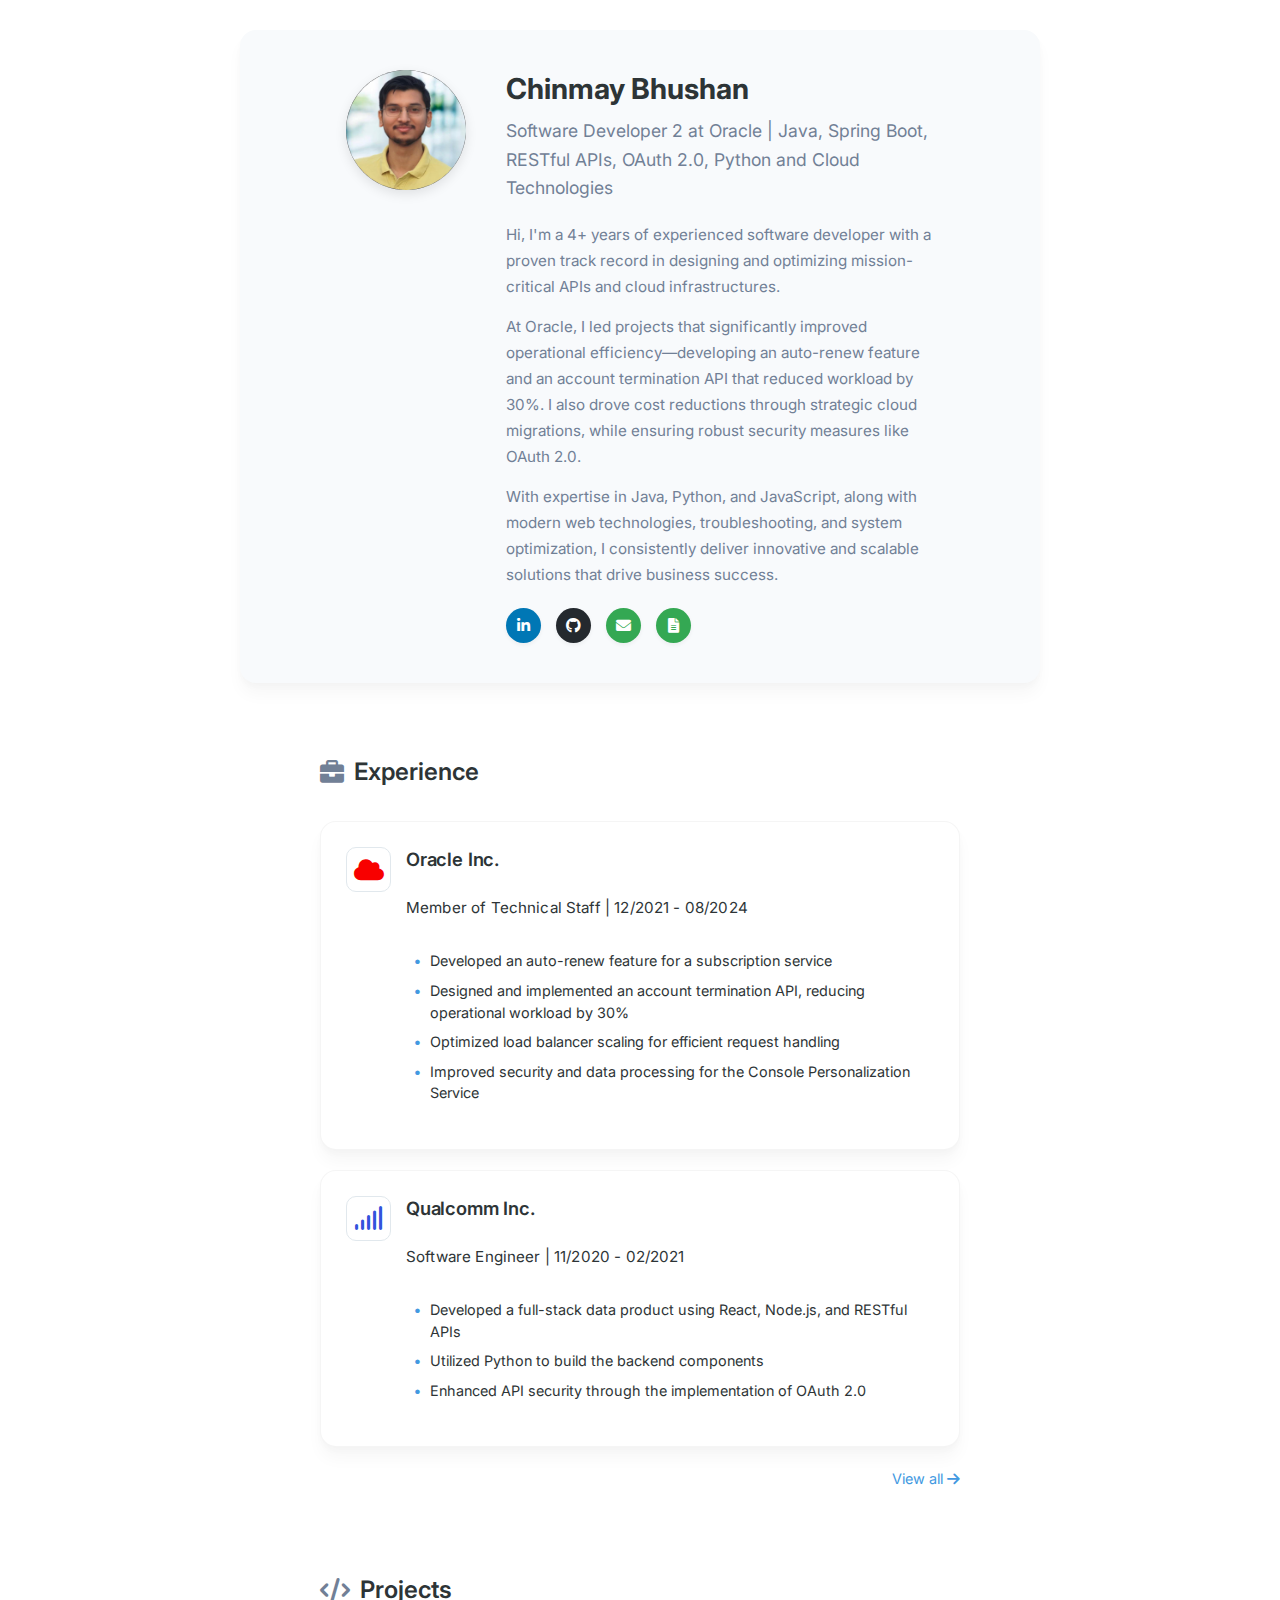
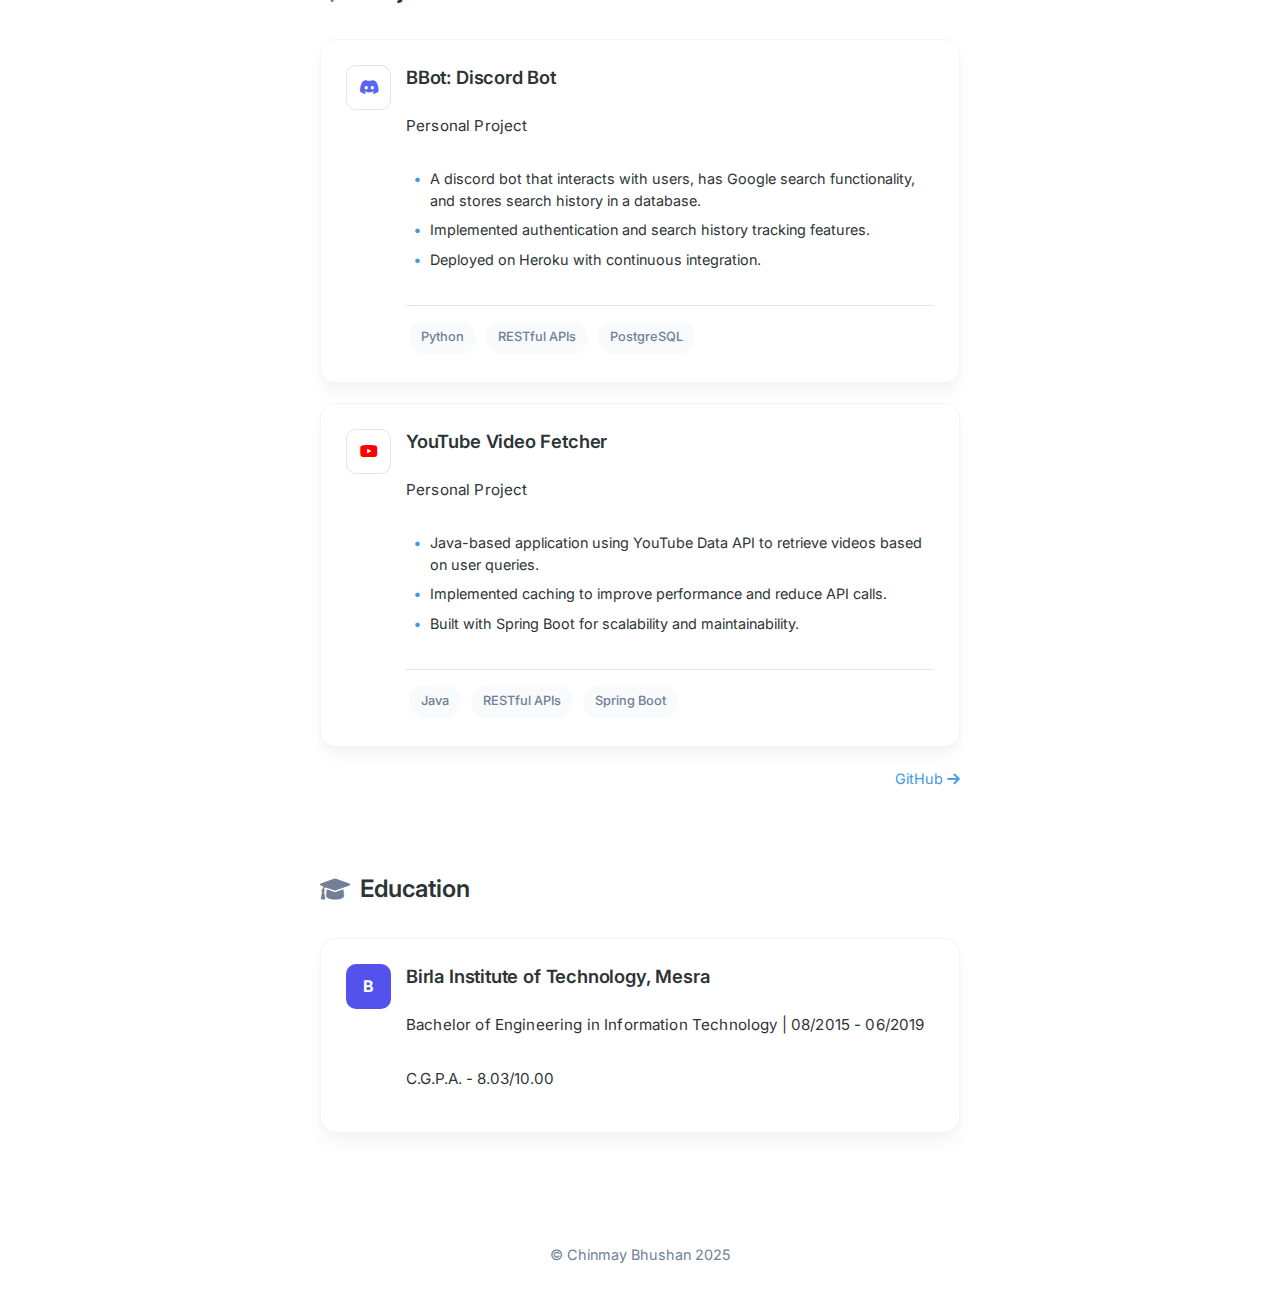
<file: index.html>
<!DOCTYPE html>
<html lang="en">
<head>
    <meta charset="UTF-8">
    <meta name="viewport" content="width=device-width, initial-scale=1.0">
    <title>Chinmay Bhushan - Portfolio</title>
    <link rel="stylesheet" href="css/styles.css">
    <link rel="stylesheet" href="https://cdnjs.cloudflare.com/ajax/libs/font-awesome/6.0.0/css/all.min.css">
    <link href="https://fonts.googleapis.com/css2?family=Inter:wght@400;500;600;700&display=swap" rel="stylesheet">
    <link rel="apple-touch-icon" sizes="180x180" href="favicon/apple-touch-icon.png">
    <link rel="icon" type="image/png" sizes="32x32" href="favicon/favicon-32x32.png">
    <link rel="icon" type="image/png" sizes="16x16" href="favicon/favicon-16x16.png">
    <link rel="manifest" href="favicon/site.webmanifest">
</head>
<body>
    <main>
        <section class="profile-section">
            <div class="container">
                <div class="profile-content">
                    <div class="profile-image">
                        <img src="images/profile-image.jpeg" alt="Chinmay Bhushan">
                    </div>
                    <div class="profile-details">
                        <h2>Chinmay Bhushan</h2>
                        <p class="tagline">Software Developer 2 at Oracle | Java, Spring Boot, RESTful APIs, OAuth 2.0, Python and Cloud Technologies</p>
                        <div class="profile-summary">
                            <p>Hi, I'm a 4+ years of experienced software developer with a proven track record in designing and optimizing mission-critical APIs and cloud infrastructures.</p>
                            <p>At Oracle, I led projects that significantly improved operational efficiency—developing an auto-renew feature and an account termination API that reduced workload by 30%. I also drove cost reductions through strategic cloud migrations, while ensuring robust security measures like OAuth 2.0.</p>
                            <p>With expertise in Java, Python, and JavaScript, along with modern web technologies, troubleshooting, and system optimization, I consistently deliver innovative and scalable solutions that drive business success.</p>
                        </div>
                        
                        <div class="social-links">
                            <a href="https://linkedin.com/in/chinmaybhushan" target="_blank" data-tooltip="LinkedIn"><i class="fab fa-linkedin-in"></i></a>
                            <a href="https://github.com/bhushanchinmay" target="_blank" data-tooltip="GitHub"><i class="fab fa-github"></i></a>
                            <a href="mailto:bhushan.chinmay@gmail.com" data-tooltip="Email"><i class="fas fa-envelope"></i></a>
                            <a href="https://drive.google.com/file/d/1SaGofYXsRDft_hLCuvLyWkxEFLaz5AL1/view?usp=sharing" target="_blank" data-tooltip="Resume"><i class="fas fa-file-alt"></i></a>
                        </div>
                    </div>
                </div>
            </div>
        </section>

        <section class="content-section" id="experience">
            <div class="container">
                <h2 class="section-title"><i class="fas fa-briefcase"></i> Experience</h2>
                
                <div class="cards-container">
                    <div class="card">
                        <div class="card-icon">
                            <div class="company-logo">
                                <i class="fas fa-cloud"></i>
                            </div>
                        </div>
                        <div class="card-content">
                            <h3>Oracle Inc.</h3>
                            <p class="card-subtitle">Member of Technical Staff | 12/2021 - 08/2024</p>
                            <ul class="achievement-list">
                                <li>Developed an auto-renew feature for a subscription service</li>
                                <li>Designed and implemented an account termination API, reducing operational workload by 30%</li>
                                <li>Optimized load balancer scaling for efficient request handling</li>
                                <li>Improved security and data processing for the Console Personalization Service</li>
                            </ul>
                        </div>
                    </div>
                    
                    <div class="card">
                        <div class="card-icon">
                            <div class="company-logo">
                                <i class="fas fa-signal"></i>
                            </div>
                        </div>
                        <div class="card-content">
                            <h3>Qualcomm Inc.</h3>
                            <p class="card-subtitle">Software Engineer | 11/2020 - 02/2021</p>
                            <ul class="achievement-list">
                                <li>Developed a full-stack data product using React, Node.js, and RESTful APIs</li>
                                <li>Utilized Python to build the backend components</li>
                                <li>Enhanced API security through the implementation of OAuth 2.0</li>
                            </ul>
                        </div>
                    </div>
                </div>
                <div class="view-all"><a href="/sections/experience.html"> View all <i class="fas fa-arrow-right"></i></a></div>
            </div>
        </section>

        <section class="content-section" id="projects">
            <div class="container">
                <h2 class="section-title"><i class="fas fa-code"></i> Projects</h2>
                
                <div class="cards-container">
                    <div class="card">
                        <div class="card-icon">
                            <div class="project-icon"><i class="fab fa-discord"></i></div>
                        </div>
                        <div class="card-content">
                            <h3>BBot: Discord Bot</h3>
                            <p class="card-subtitle">Personal Project</p>
                            <ul class="achievement-list">
                                <li>A discord bot that interacts with users, has Google search functionality, and stores search history in a database.</li>
                                <li>Implemented authentication and search history tracking features.</li>
                                <li>Deployed on Heroku with continuous integration.</li>
                            </ul>
                            <div class="tech-stack">
                                <span class="tech-tag">Python</span>
                                <span class="tech-tag">RESTful APIs</span>
                                <span class="tech-tag">PostgreSQL</span>
                            </div>
                        </div>
                    </div>
                    
                    <div class="card">
                        <div class="card-icon">
                            <div class="project-icon"><i class="fab fa-youtube"></i></div>
                        </div>
                        <div class="card-content">
                            <h3>YouTube Video Fetcher</h3>
                            <p class="card-subtitle">Personal Project</p>
                            <ul class="achievement-list">
                                <li>Java-based application using YouTube Data API to retrieve videos based on user queries.</li>
                                <li>Implemented caching to improve performance and reduce API calls.</li>
                                <li>Built with Spring Boot for scalability and maintainability.</li>
                            </ul>
                            <div class="tech-stack">
                                <span class="tech-tag">Java</span>
                                <span class="tech-tag">RESTful APIs</span>
                                <span class="tech-tag">Spring Boot</span>
                            </div>
                        </div>
                    </div>
                </div>
                <div class="view-all"><a href="https://github.com/bhushanchinmay" target="_blank">GitHub <i class="fas fa-arrow-right"></i></a></div>
            </div>
        </section>

        <section class="content-section" id="education">
            <div class="container">
                <h2 class="section-title"><i class="fas fa-graduation-cap"></i> Education</h2>
                
                <div class="cards-container">
                    <div class="card">
                        <div class="card-icon">
                            <div class="education-logo">B</div>
                        </div>
                        <div class="card-content">
                            <h3>Birla Institute of Technology, Mesra</h3>
                            <p class="card-subtitle">Bachelor of Engineering in Information Technology | 08/2015 - 06/2019</p>
                            <p>C.G.P.A. - 8.03/10.00</p>
                        </div>
                    </div>
                </div>
            </div>
        </section>
    </main>

    <footer>
        <div class="container">
            <p>© Chinmay Bhushan 2025</p>
        </div>
    </footer>

    <script src="js/main.js"></script>
</body>
</html>
</file>
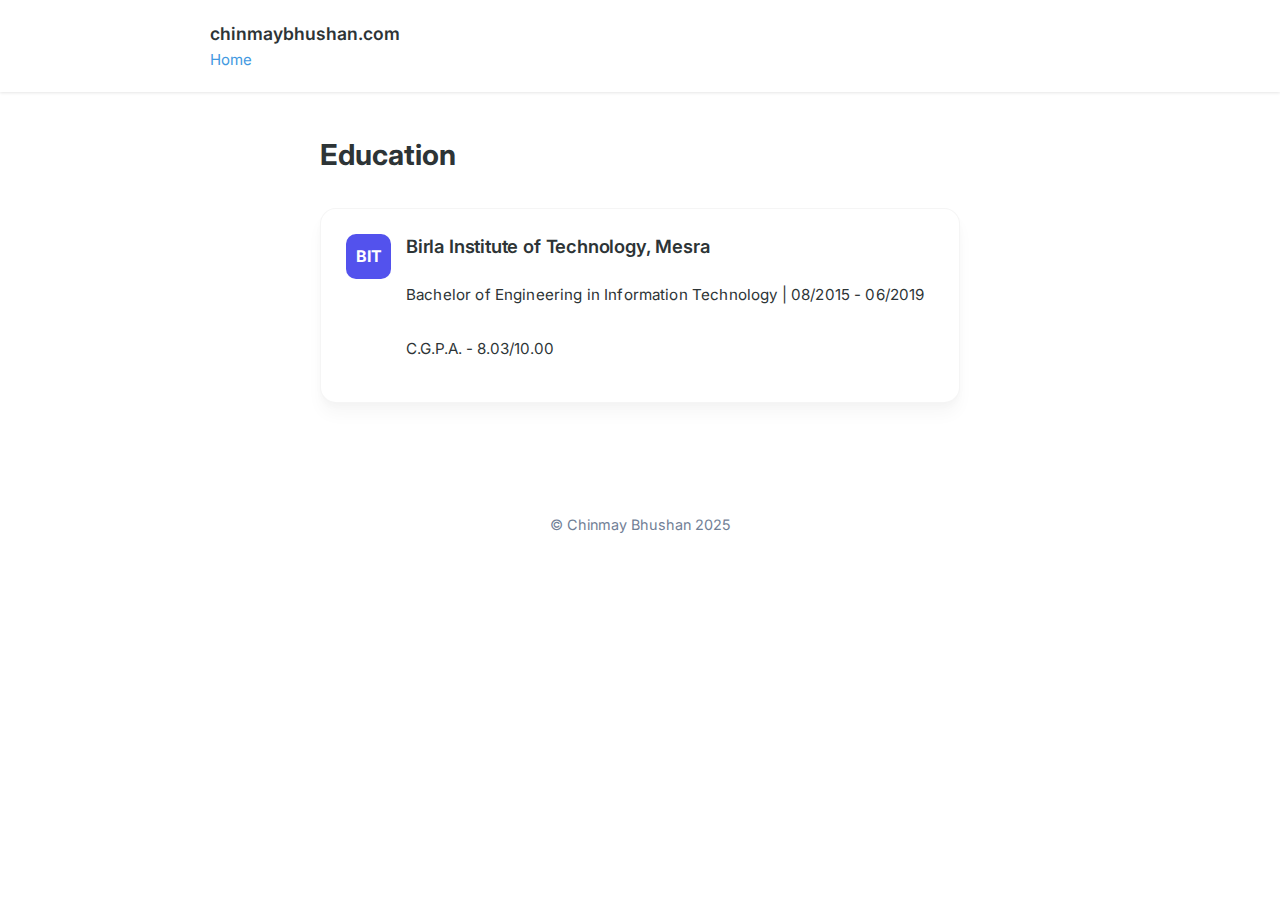
<file: sections/education.html>
<!DOCTYPE html>
<html lang="en">
<head>
    <meta charset="UTF-8">
    <meta name="viewport" content="width=device-width, initial-scale=1.0">
    <title>Education - Chinmay Bhushan</title>
    
    <!-- Add favicon links -->
    <link rel="apple-touch-icon" sizes="180x180" href="../favicon/apple-touch-icon.png">
    <link rel="icon" type="image/png" sizes="32x32" href="../favicon/favicon-32x32.png">
    <link rel="icon" type="image/png" sizes="16x16" href="../favicon/favicon-16x16.png">
    <link rel="manifest" href="../favicon/site.webmanifest">
    
    <link rel="stylesheet" href="../css/styles.css">
    <link rel="stylesheet" href="https://cdnjs.cloudflare.com/ajax/libs/font-awesome/6.0.0/css/all.min.css">
    <link href="https://fonts.googleapis.com/css2?family=Inter:wght@400;500;600;700&display=swap" rel="stylesheet">
</head>
<body>
    <header class="main-header">
        <div class="container">
            <a href="../index.html" class="site-logo">chinmaybhushan.com</a>
            <nav class="main-nav">
                <a href="../index.html">Home</a>
            </nav>
        </div>
    </header>

    <main>
        <section class="content-section">
            <div class="container">
                <h1 class="page-title">Education</h1>
                <div class="cards-container">
                    <div class="card">
                        <div class="card-icon">
                            <div class="education-logo">BIT</div>
                        </div>
                        <div class="card-content">
                            <h3>Birla Institute of Technology, Mesra</h3>
                            <p class="card-subtitle">Bachelor of Engineering in Information Technology | 08/2015 - 06/2019</p>
                            <p>C.G.P.A. - 8.03/10.00</p>
                        </div>
                    </div>
                </div>
            </div>
        </section>
    </main>

    <footer>
        <div class="container">
            <p>© Chinmay Bhushan 2025</p>
        </div>
    </footer>

    <script src="../js/main.js"></script>
</body>
</html>
</file>
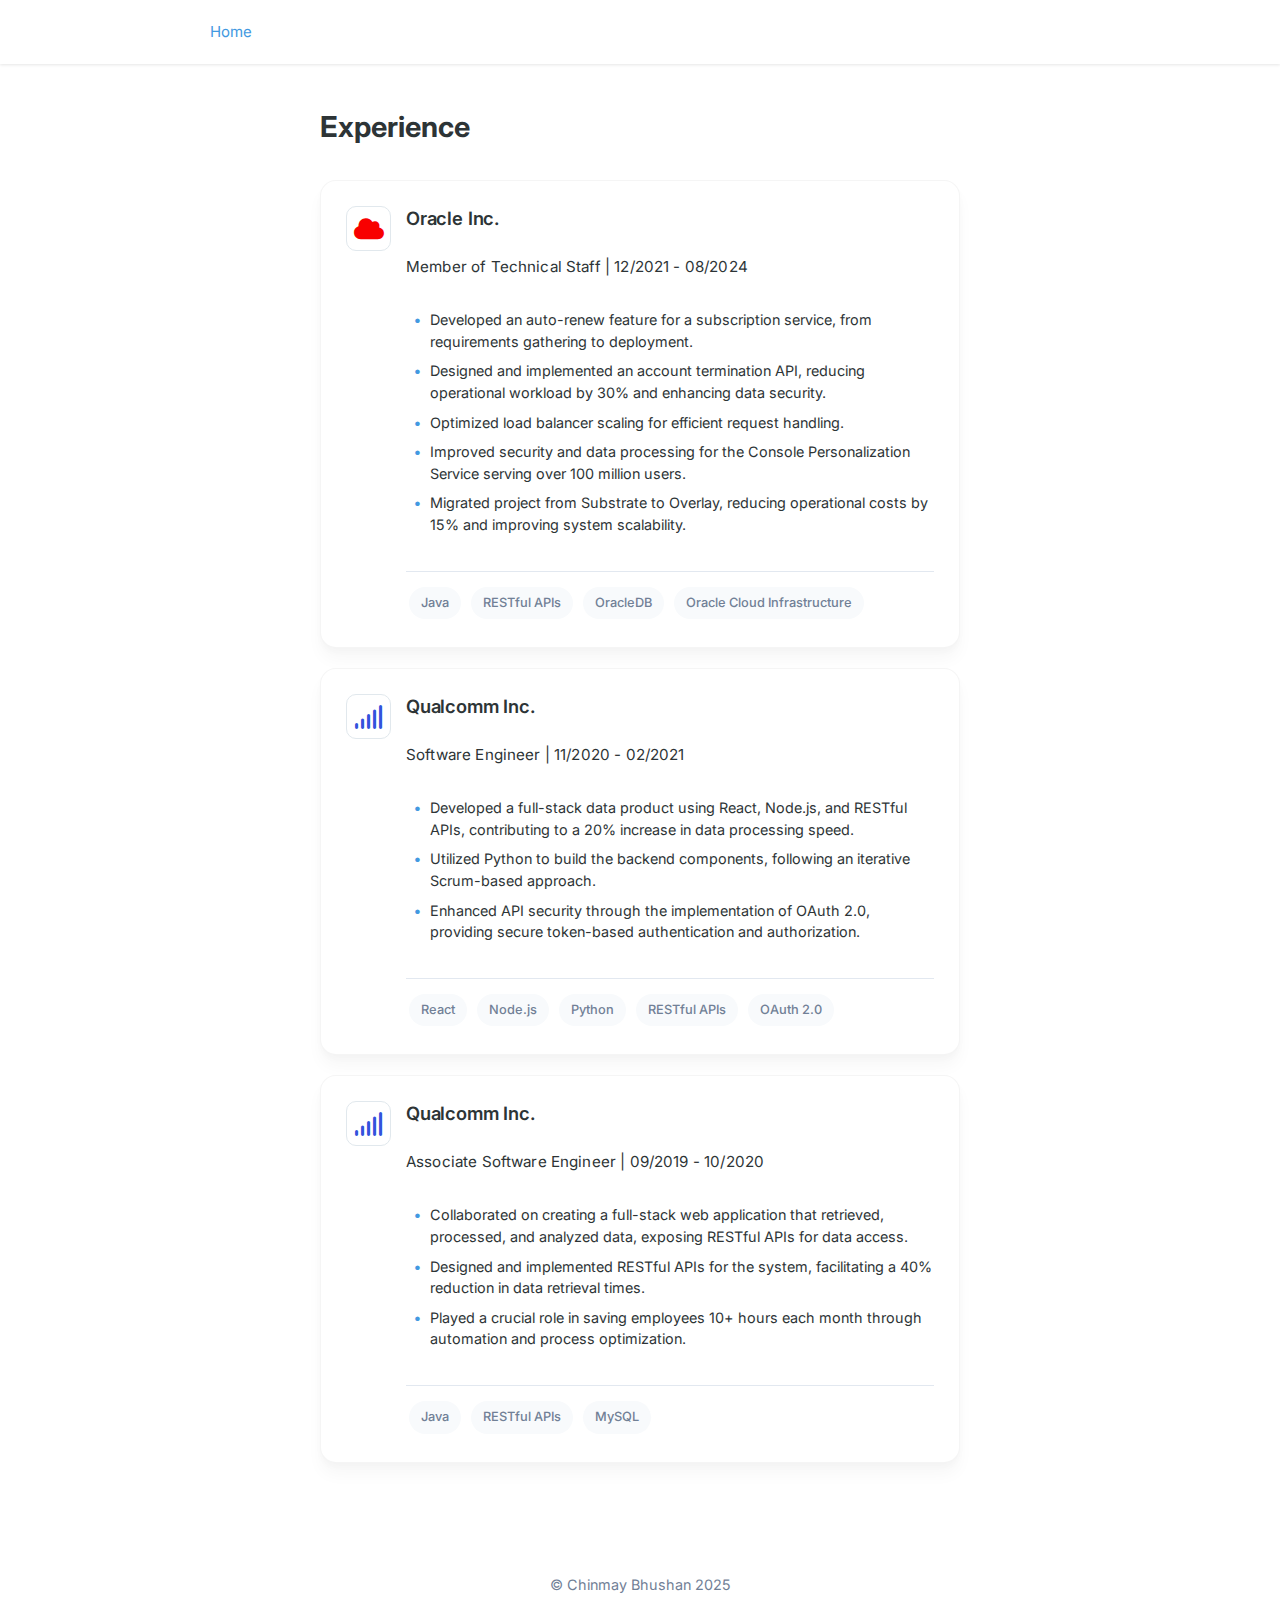
<file: sections/experience.html>
<!DOCTYPE html>
<html lang="en">
<head>
    <meta charset="UTF-8">
    <meta name="viewport" content="width=device-width, initial-scale=1.0">
    <title>Experience - Chinmay Bhushan</title>
    
    <!-- Add favicon links -->
    <link rel="apple-touch-icon" sizes="180x180" href="../favicon/apple-touch-icon.png">
    <link rel="icon" type="image/png" sizes="32x32" href="../favicon/favicon-32x32.png">
    <link rel="icon" type="image/png" sizes="16x16" href="../favicon/favicon-16x16.png">
    <link rel="manifest" href="../favicon/site.webmanifest">
    
    <link rel="stylesheet" href="../css/styles.css">
    <link rel="stylesheet" href="https://cdnjs.cloudflare.com/ajax/libs/font-awesome/6.0.0/css/all.min.css">
    <link href="https://fonts.googleapis.com/css2?family=Inter:wght@400;500;600;700&display=swap" rel="stylesheet">
</head>
<body>
    <header class="main-header">
        <div class="container">
            <nav class="main-nav">
                <a href="../index.html">Home</a>
            </nav>
        </div>
    </header>

    <main>
        <section class="content-section">
            <div class="container">
                <h1 class="page-title">Experience</h1>
                
                <div class="cards-container">
                    <!-- Oracle Experience -->
                    <div class="card">
                        <div class="card-icon">
                            <div class="company-logo">
                                <i class="fas fa-cloud"></i>
                            </div>
                        </div>
                        <div class="card-content">
                            <h3>Oracle Inc.</h3>
                            <p class="card-subtitle">Member of Technical Staff | 12/2021 - 08/2024</p>
                            <ul class="achievement-list">
                                <li>Developed an auto-renew feature for a subscription service, from requirements gathering to deployment.</li>
                                <li>Designed and implemented an account termination API, reducing operational workload by 30% and enhancing data security.</li>
                                <li>Optimized load balancer scaling for efficient request handling.</li>
                                <li>Improved security and data processing for the Console Personalization Service serving over 100 million users.</li>
                                <li>Migrated project from Substrate to Overlay, reducing operational costs by 15% and improving system scalability.</li>
                            </ul>
                            <div class="tech-stack">
                                <span class="tech-tag">Java</span>
                                <span class="tech-tag">RESTful APIs</span>
                                <span class="tech-tag">OracleDB</span>
                                <span class="tech-tag">Oracle Cloud Infrastructure</span>
                            </div>
                        </div>
                    </div>
                    
                    <!-- Qualcomm Experience 1 -->
                    <div class="card">
                        <div class="card-icon">
                            <div class="company-logo">
                                <i class="fas fa-signal"></i>
                            </div>
                        </div>
                        <div class="card-content">
                            <h3>Qualcomm Inc.</h3>
                            <p class="card-subtitle">Software Engineer | 11/2020 - 02/2021</p>
                            <ul class="achievement-list">
                                <li>Developed a full-stack data product using React, Node.js, and RESTful APIs, contributing to a 20% increase in data processing speed.</li>
                                <li>Utilized Python to build the backend components, following an iterative Scrum-based approach.</li>
                                <li>Enhanced API security through the implementation of OAuth 2.0, providing secure token-based authentication and authorization.</li>
                            </ul>
                            <div class="tech-stack">
                                <span class="tech-tag">React</span>
                                <span class="tech-tag">Node.js</span>
                                <span class="tech-tag">Python</span>
                                <span class="tech-tag">RESTful APIs</span>
                                <span class="tech-tag">OAuth 2.0</span>
                            </div>
                        </div>
                    </div>

                    <!-- Qualcomm Experience 2 -->
                    <div class="card">
                        <div class="card-icon">
                            <div class="company-logo">
                                <i class="fas fa-signal"></i>
                            </div>
                        </div>
                        <div class="card-content">
                            <h3>Qualcomm Inc.</h3>
                            <p class="card-subtitle">Associate Software Engineer | 09/2019 - 10/2020</p>
                            <ul class="achievement-list">
                                <li>Collaborated on creating a full-stack web application that retrieved, processed, and analyzed data, exposing RESTful APIs for data access.</li>
                                <li>Designed and implemented RESTful APIs for the system, facilitating a 40% reduction in data retrieval times.</li>
                                <li>Played a crucial role in saving employees 10+ hours each month through automation and process optimization.</li>
                            </ul>
                            <div class="tech-stack">
                                <span class="tech-tag">Java</span>
                                <span class="tech-tag">RESTful APIs</span>
                                <span class="tech-tag">MySQL</span>
                            </div>
                        </div>
                    </div>
                </div>
            </div>
        </section>
    </main>

    <footer>
        <div class="container">
            <p>© Chinmay Bhushan 2025</p>
        </div>
    </footer>

    <script src="../js/main.js"></script>
</body>
</html>
</file>
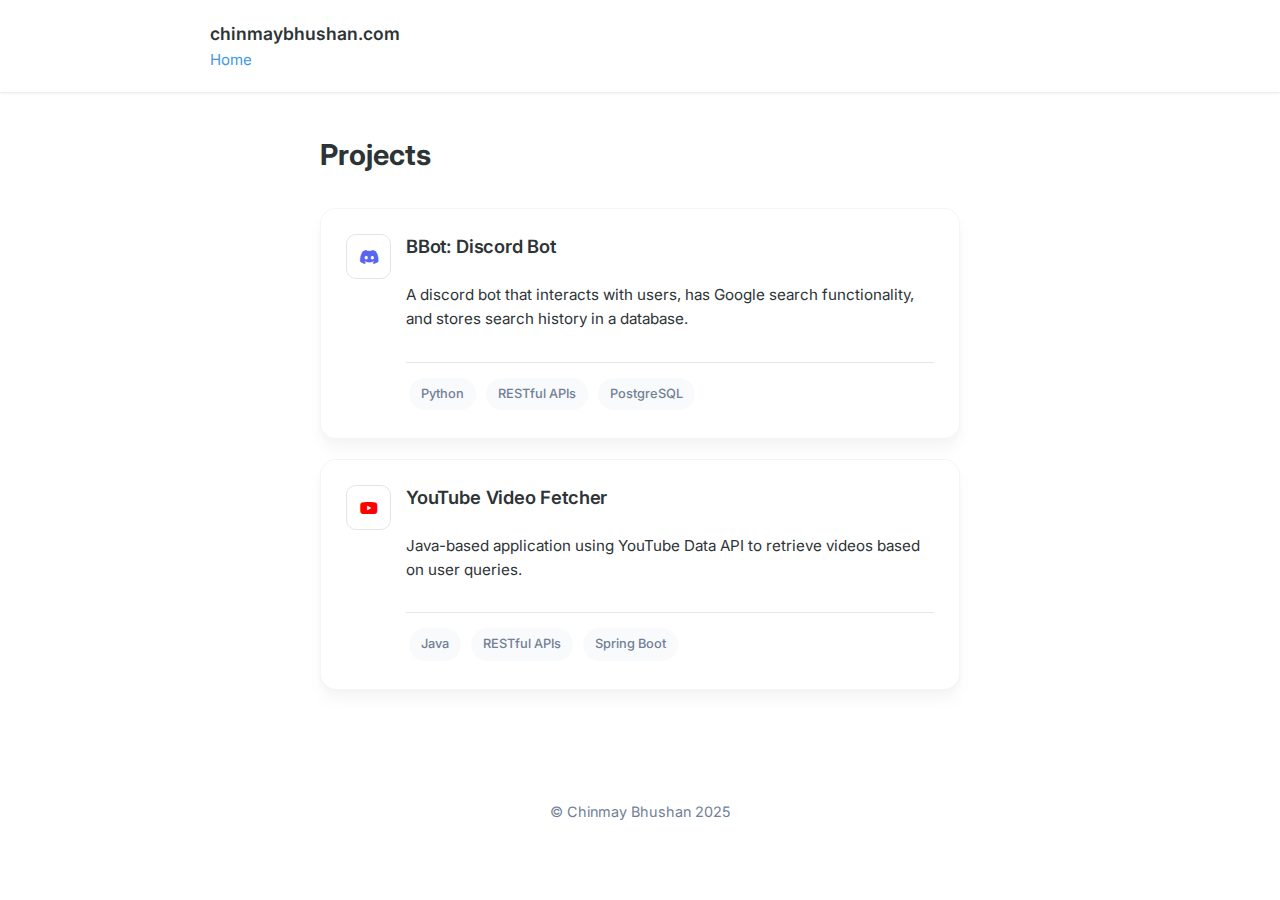
<file: sections/projects.html>
<!DOCTYPE html>
<html lang="en">
<head>
    <meta charset="UTF-8">
    <meta name="viewport" content="width=device-width, initial-scale=1.0">
    <title>Projects - Chinmay Bhushan</title>
    
    <!-- Add favicon links -->
    <link rel="apple-touch-icon" sizes="180x180" href="../favicon/apple-touch-icon.png">
    <link rel="icon" type="image/png" sizes="32x32" href="../favicon/favicon-32x32.png">
    <link rel="icon" type="image/png" sizes="16x16" href="../favicon/favicon-16x16.png">
    <link rel="manifest" href="../favicon/site.webmanifest">
    
    <link rel="stylesheet" href="../css/styles.css">
    <link rel="stylesheet" href="https://cdnjs.cloudflare.com/ajax/libs/font-awesome/6.0.0/css/all.min.css">
    <link href="https://fonts.googleapis.com/css2?family=Inter:wght@400;500;600;700&display=swap" rel="stylesheet">
</head>
<body>
    <header class="main-header">
        <div class="container">
            <a href="../index.html" class="site-logo">chinmaybhushan.com</a>
            <nav class="main-nav">
                <a href="../index.html">Home</a>
            </nav>
        </div>
    </header>

    <main>
        <section class="content-section">
            <div class="container">
                <h1 class="page-title">Projects</h1>
                <div class="cards-container">
                    <div class="card">
                        <div class="card-icon">
                            <div class="project-icon"><i class="fab fa-discord"></i></div>
                        </div>
                        <div class="card-content">
                            <h3>BBot: Discord Bot</h3>
                            <p>A discord bot that interacts with users, has Google search functionality, and stores search history in a database.</p>
                            <div class="tech-stack">
                                <span class="tech-tag">Python</span>
                                <span class="tech-tag">RESTful APIs</span>
                                <span class="tech-tag">PostgreSQL</span>
                            </div>
                        </div>
                    </div>
                    
                    <div class="card">
                        <div class="card-icon">
                            <div class="project-icon"><i class="fab fa-youtube"></i></div>
                        </div>
                        <div class="card-content">
                            <h3>YouTube Video Fetcher</h3>
                            <p>Java-based application using YouTube Data API to retrieve videos based on user queries.</p>
                            <div class="tech-stack">
                                <span class="tech-tag">Java</span>
                                <span class="tech-tag">RESTful APIs</span>
                                <span class="tech-tag">Spring Boot</span>
                            </div>
                        </div>
                    </div>
                </div>
            </div>
        </section>
    </main>

    <footer>
        <div class="container">
            <p>© Chinmay Bhushan 2025</p>
        </div>
    </footer>

    <script src="../js/main.js"></script>
</body>
</html>
</file>
<file: css/styles.css>
/* Base Styles */
:root {
    --primary: #2d3436;
    --secondary: #718096;
    --accent: #4299e1;
    --bg-light: #f8fafc;
    --border: #e2e8f0;
    --text-dark: #718096;
    --white: #ffffff;
    --shadow: 0 4px 6px rgba(0, 0, 0, 0.02), 0 12px 16px rgba(0, 0, 0, 0.03);
    --shadow-hover: 0 8px 12px rgba(0, 0, 0, 0.04), 0 16px 24px rgba(0, 0, 0, 0.06);
    --transition: all 0.4s cubic-bezier(0.4, 0, 0.2, 1);
}

* {
    margin: 0;
    padding: 0;
    box-sizing: border-box;
}

/* Base font size adjustments */
body {
    font-family: 'Inter', sans-serif;
    line-height: 1.6;
    color: var(--primary);
    background-color: var(--white);
    font-size: 15px;
}

.container {
    width: 85%;
    max-width: 900px;  /* Reduced from 1200px for more compact layout */
    margin: 0 auto;
    padding: 0 20px;
}

a {
    color: var(--accent);
    text-decoration: none;
    transition: color 0.3s ease;
}

a:hover {
    color: #0056b3;
}

/* Header Styles */
.main-header {
    padding: 20px 0;
    background-color: var(--white);
    box-shadow: 0 1px 3px rgba(0, 0, 0, 0.1);
}

.site-logo {
    font-size: 1.1rem;
    font-weight: 600;
    color: var(--primary);
}

/* Profile Section */
.profile-section {
    max-width: 800px;
    margin: 30px auto;
    padding: 40px 30px;
    background-color: var(--bg-light);
    border-radius: 16px;
    box-shadow: var(--shadow);
}

.profile-content {
    display: flex;
    align-items: flex-start;
    gap: 40px;
}

.profile-image img {
    width: 120px;
    height: 120px;
    border-radius: 50%;
    object-fit: cover;
    box-shadow: 0 4px 12px rgba(0, 0, 0, 0.1);
}

.profile-details h1, 
.profile-details h2 {
    font-size: 1.8rem;
    line-height: 1.3;
    font-weight: 700;
    margin-bottom: 10px;
}

.tagline {
    font-size: 1.1rem;
    line-height: 1.6;
    color: var(--secondary);
    margin-bottom: 15px;
}

.previous {
    margin-bottom: 15px;
}

.highlight {
    font-weight: 600;
}

.social-links {
    display: flex;
    gap: 15px;
    margin-top: 20px;
}

.social-links a {
    display: flex;
    align-items: center;
    justify-content: center;
    width: 35px;
    height: 35px;
    border-radius: 50%;
    background-color: var(--white);
    color: var(--accent);
    box-shadow: 0 2px 4px rgba(0, 0, 0, 0.05);
    position: relative; /* Add this */
    transition: var(--transition);
    transform: scale(1);
}

.social-links a:hover {
    background-color: var(--accent);
    color: var(--white);
    transform: scale(1.1);
}

/* Add GitHub specific hover style */
.social-links a[href*="github"]:hover {
    background-color: #24292e;
    color: var(--white);
}

/* Update social links styles */
.social-links a[href*="linkedin"] {
    background-color: #0077b5;
    color: var(--white);
}

.social-links a[href*="github"] {
    background-color: #24292e;
    color: var(--white);
}

.social-links a[href*="google.com"],
.social-links a[href*="mailto"] {
    background-color: #34A853;
    color: var(--white);
}

.social-links a[href*="drive.google.com"]::after {
    content: "Resume";
    position: absolute;
    bottom: -30px;
    left: 50%;
    transform: translateX(-50%);
    background-color: var(--text-dark);
    color: white;
    padding: 4px 8px;
    border-radius: 4px;
    font-size: 12px;
    opacity: 0;
    visibility: hidden;
    transition: opacity 0.3s ease, visibility 0.3s ease;
    white-space: nowrap;
}

.social-links a[href*="drive.google.com"]:hover::after {
    opacity: 1;
    visibility: visible;
}

/* Social links tooltip styles */
.social-links a[href*="linkedin"]::after,
.social-links a[href*="github"]::after,
.social-links a[href*="mailto"]::after,
.social-links a[href*="drive.google.com"]::after {
    content: attr(data-tooltip);
    position: absolute;
    bottom: -30px;
    left: 50%;
    transform: translateX(-50%);
    background-color: var(--text-dark);
    color: white;
    padding: 4px 8px;
    border-radius: 4px;
    font-size: 12px;
    opacity: 0;
    visibility: hidden;
    transition: opacity 0.3s ease, visibility 0.3s ease;
    white-space: nowrap;
}

.social-links a:hover::after {
    opacity: 1;
    visibility: visible;
}

/* Section Styles */
.content-section {
    max-width: 800px;
    margin: 0 auto;
    padding: 40px 0; /* Adjusted spacing */
}

.section-title {
    font-size: 1.5rem;
    font-weight: 600;
    display: flex;
    align-items: center;
    gap: 10px;  /* Add gap between icon and text */
    color: var(--primary);
    margin-bottom: 30px;
}

.section-title i {
    color: var(--text-dark);
}

.view-all {
    font-size: 0.9rem;
    text-align: right;
    margin-top: 20px;  /* Add spacing above the link */
}

.section-description {
    margin-bottom: 30px;
    color: var(--text-dark);
}

/* Card Styles */
.cards-container {
    display: grid;
    grid-template-columns: 1fr;
    gap: 20px;  /* Reduced from 30px */
    max-width: 700px;
    margin: 0 auto;
}

.card {
    display: flex;
    gap: 15px;  /* Reduced from var(--card-inner-spacing) */
    padding: 25px;  /* Reduced from 30px */
    border-radius: 16px;
    background: var(--white);
    border: 1px solid rgba(0, 0, 0, 0.04);
    box-shadow: var(--shadow);
    transform: translateY(0);
    transition: var(--transition);
    position: relative;
    overflow: hidden;
}

.card::before {
    content: '';
    position: absolute;
    top: 0;
    left: 0;
    right: 0;
    height: 4px;
    background: linear-gradient(90deg, var(--accent), #63b3ed);
    opacity: 0;
    transition: var(--transition);
}

.card:hover {
    transform: translateY(-6px);
    box-shadow: var(--shadow-hover);
}

.card:hover::before {
    opacity: 1;
}

.company-logo, .project-icon, .education-logo {
    width: 48px;
    height: 48px;
    display: flex;
    align-items: center;
    justify-content: center;
    border-radius: 12px;
    background: var(--bg-light);
    color: var(--accent);
    font-size: 1.25rem;
    transition: var(--transition);
}

.card:hover .company-logo,
.card:hover .project-icon,
.card:hover .education-logo {
    transform: scale(1.1);
}

.card-icon {
    flex-shrink: 0;
}

.company-logo, .project-icon, .education-logo {
    width: 45px;
    height: 45px;
    display: flex;
    align-items: center;
    justify-content: center;
    border-radius: 10px;
    font-weight: 700;
    font-size: 1rem;
    color: var(--white);
}

.oracle-logo {
    background-color: #f53b57;
}

.qualcomm-logo {
    background-color: #546de5;
}

.project-icon {
    background-color: #ffffff;
    border: 1px solid #e1e4e8;
}

/* Update YouTube project icon color */
.project-icon .fa-youtube {
    color: #ff0000;
}

/* Add Discord icon color */
.project-icon .fa-discord {
    color: #5865F2;
}

.education-logo {
    background-color: #5352ed;
}

.card-content {
    flex: 1;
    display: flex;
    flex-direction: column;
    gap: 15px;
}

.card-content h3 {
    font-size: 1.15rem;
    font-weight: 600;
    color: var(--primary);
    margin-bottom: 8px;
    letter-spacing: -0.01em;
    line-height: 1.4;
}

.card-subtitle {
    font-size: 0.85rem;
    color: var(--text-dark);
    margin-bottom: 10px;  /* Reduced from 12px */
    letter-spacing: 0.01em;
}

.achievement-list {
    padding-left: 0;
    margin: 0 0 12px;  /* Reduced from 15px */
    list-style-type: none;
}

.achievement-list li {
    position: relative;
    margin-bottom: 8px;  /* Reduced from 12px */
    font-size: 0.9rem;
    line-height: 1.5;  /* Reduced from 1.6 */
    color: var(--primary);
    padding-left: 24px;
}

.achievement-list li::before {
    content: "•";
    position: absolute;
    left: 8px;
    color: var(--accent);
    font-weight: bold;
}

.card-content p {
    margin: 0 0 15px;
    color: var(--primary);
    font-size: 0.95rem;
    line-height: 1.6;
}

.tech-stack {
    margin-top: auto;
    padding-top: 12px;  /* Reduced from 15px */
    border-top: 1px solid var(--border);
}

.tech-tag {
    display: inline-block;
    padding: 6px 12px;
    margin: 3px;
    border-radius: 20px;
    background-color: var(--bg-light);
    font-size: 0.8rem;
    font-weight: 500;
    color: var(--text-dark);
    transition: var(--transition);
}

.tech-tag:hover {
    background-color: var(--accent);
    color: var(--white);
    transform: translateY(-2px);
}

/* Footer */
footer {
    padding: 30px 0;
    margin-top: 40px; /* Reduced margin */
    text-align: center;
    color: var(--text-dark);
    font-size: 0.9rem;
}

/* Responsive */
@media (max-width: 768px) {
    :root {
        --section-spacing: 40px;
        --card-spacing: 30px;
    }

    .container {
        width: 90%;
        padding: 0 15px;
    }

    .profile-section {
        padding: 30px 20px;
        margin: 20px auto;
    }

    .profile-content {
        flex-direction: column;
        align-items: center;
        text-align: center;
        gap: 25px;
    }
    
    .social-links {
        justify-content: center;
    }
    
    .cards-container {
        grid-template-columns: 1fr;
        max-width: 500px;
    }
    
    .card {
        flex-direction: column;
        align-items: center;
        text-align: center;
        padding: 25px;
        gap: 15px;
    }
    
    .view-all {
        float: none;
        display: block;
        margin-bottom: 20px;
        text-align: right;
    }

    .profile-section {
        margin: 10px auto;
        padding: 30px 0;
    }

    .card-content h3 {
        font-size: 1.1rem;
        margin-bottom: 6px;
    }
    
    .achievement-list li {
        font-size: 0.85rem;
        margin-bottom: 10px;
    }

    .achievement-list, 
    .card-content p {
        margin-bottom: 12px;
    }

    .tech-stack {
        padding-top: 15px;
    }

    body {
        font-size: 14px;
    }

    .profile-details h1,
    .profile-details h2 {
        font-size: 1.6rem;
    }

    .tagline {
        font-size: 1rem;
    }

    .card-content h3 {
        font-size: 1.1rem;
    }

    .achievement-list li {
        font-size: 0.85rem;
    }
}

@media (max-width: 480px) {
    .container {
        width: 95%;
        padding: 0 10px;
    }

    .profile-section {
        padding: 25px 15px;
    }

    .profile-image img {
        width: 100px;
        height: 100px;
    }

    .card {
        padding: 20px;
    }
    
    .achievement-list li {
        padding-left: 20px;
    }
}

/* Text Links */
.text-link {
    position: relative;
    font-weight: 500;
}

.text-link:after {
    content: '';
    position: absolute;
    width: 100%;
    height: 1px;
    bottom: 0;
    left: 0;
    background-color: var(--accent);
    transform: scaleX(0);
    transform-origin: bottom right;
    transition: transform 0.3s ease;
}

.text-link:hover:after {
    transform: scaleX(1);
    transform-origin: bottom left;
}

/* Back to top button */
.back-to-top {
    position: fixed;
    bottom: 20px;
    right: 20px;
    background-color: var(--accent);
    color: white;
    width: 40px;
    height: 40px;
    border-radius: 50%;
    display: flex;
    align-items: center;
    justify-content: center;
    opacity: 0;
    visibility: hidden;
    transition: all 0.3s ease;
}

.back-to-top.show {
    opacity: 1;
    visibility: visible;
}

.back-to-top:hover {
    background-color: #0056b3;
}

/* Tech tags styling */
.tech-tag {
    display: inline-block;
    padding: 6px 12px;
    margin: 3px;
    border-radius: 20px;
    background-color: var(--bg-light);
    font-size: 0.8rem;
    color: var(--secondary);
    transition: var(--transition);
}

.tech-tag:hover {
    background-color: var(--accent);
    color: var(--white);
    transform: translateY(-2px);
}

.page-title {
    font-size: 1.8rem;
    font-weight: 700;
    margin-bottom: 30px;
    color: var(--primary);
}

/* Update company logos */
.company-logo {
    width: 45px;
    height: 45px;
    display: flex;
    align-items: center;
    justify-content: center;
    border-radius: 10px;
    background-color: #ffffff;
    border: 1px solid #e1e8ed;
    font-size: 1.5rem;
}

.company-logo .fa-cloud {
    color: #F80000;  /* Oracle red */
}

.company-logo .fa-signal {
    color: #3253DC;  /* Qualcomm blue */
}

/* Profile Summary */
.profile-summary {
    margin: 20px 0;
    color: var(--secondary);
    line-height: 1.6;
    max-width: 800px;
}

.profile-summary p {
    margin-bottom: 15px;
    font-size: 0.95rem;
    line-height: 1.7;
    color: var(--secondary);
}

/* Media Queries */
@media (prefers-reduced-motion: reduce) {
    * {
        transition: none !important;
        animation: none !important;
    }
}
</file>
